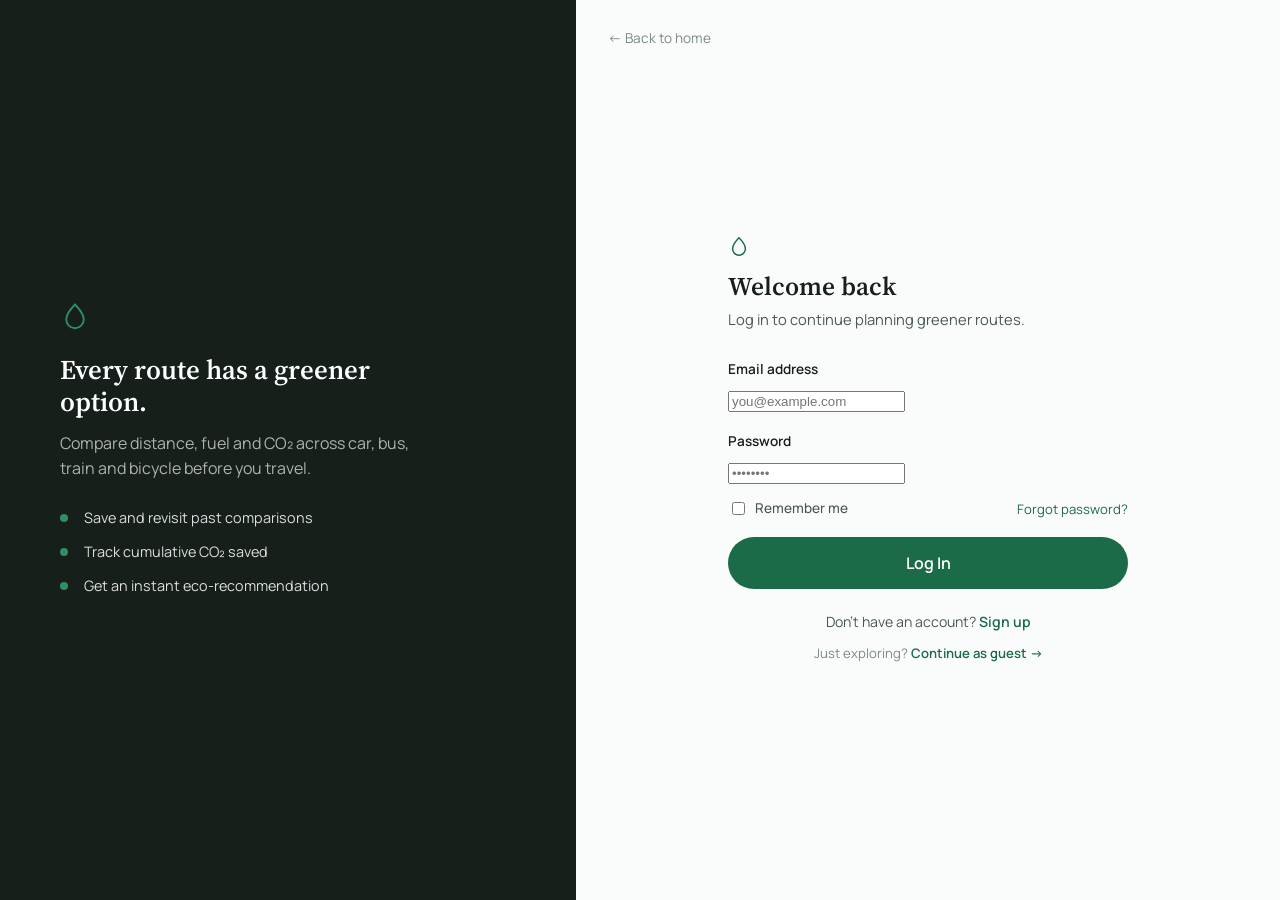
<file: login.html>
<!DOCTYPE html>
<html lang="en">
<head>
<meta charset="UTF-8">
<meta name="viewport" content="width=device-width, initial-scale=1.0">
<title>Log In — EcoRoute</title>
<link rel="preconnect" href="https://fonts.googleapis.com">
<link rel="preconnect" href="https://fonts.gstatic.com" crossorigin>
<link href="https://fonts.googleapis.com/css2?family=Manrope:wght@400;500;600;700;800&family=Source+Serif+4:opsz,wght@8..60,500;8..60,600&display=swap" rel="stylesheet">
<link rel="icon" type="image/svg+xml" href="assets/images/favicon.svg">
<link rel="stylesheet" href="style.css">
</head>
<body class="auth-body">

<div class="auth-shell">
  <div class="auth-visual" aria-hidden="true">
    <div class="auth-visual-inner">
      <span class="brand-mark auth-brand-mark">
        <svg viewBox="0 0 24 24" width="30" height="30" fill="none" stroke="currentColor" stroke-width="1.5"><path d="M12 2C8 6 5 10.5 5 14a7 7 0 0 0 14 0c0-3.5-3-8-7-12z"/></svg>
      </span>
      <h2>Every route has a greener option.</h2>
      <p>Compare distance, fuel and CO₂ across car, bus, train and bicycle before you travel.</p>
      <ul class="auth-visual-list">
        <li>Save and revisit past comparisons</li>
        <li>Track cumulative CO₂ saved</li>
        <li>Get an instant eco-recommendation</li>
      </ul>
    </div>
  </div>

  <div class="auth-panel">
    <a href="index.html" class="auth-back">← Back to home</a>

    <div class="auth-card">
      <div class="auth-header">
        <span class="brand-mark" aria-hidden="true">
          <svg viewBox="0 0 24 24" width="22" height="22" fill="none" stroke="currentColor" stroke-width="1.6"><path d="M12 2C8 6 5 10.5 5 14a7 7 0 0 0 14 0c0-3.5-3-8-7-12z"/></svg>
        </span>
        <h1>Welcome back</h1>
        <p>Log in to continue planning greener routes.</p>
      </div>

      <form id="loginForm" class="auth-form" novalidate>
        <div class="field">
          <label for="loginEmail">Email address</label>
          <input type="email" id="loginEmail" name="email" placeholder="you@example.com" required>
          <span class="field-error" data-error-for="loginEmail">Please enter a valid email address.</span>
        </div>
        <div class="field">
          <label for="loginPassword">Password</label>
          <input type="password" id="loginPassword" name="password" placeholder="••••••••" required minlength="6">
          <span class="field-error" data-error-for="loginPassword">Password must be at least 6 characters.</span>
        </div>

        <div class="auth-row">
          <label class="checkbox-pill checkbox-plain"><input type="checkbox" id="rememberMe"><span>Remember me</span></label>
          <a href="#" class="auth-link-sm">Forgot password?</a>
        </div>

        <button type="submit" class="btn btn-primary btn-block">Log In</button>
      </form>

      <p class="auth-footer-text">
        Don't have an account? <a href="signup.html" class="auth-link">Sign up</a>
      </p>
      <p class="auth-footer-text auth-footer-muted">
        Just exploring? <a href="dashboard.html" class="auth-link">Continue as guest →</a>
      </p>
    </div>
  </div>
</div>

<script src="auth.js"></script>
</body>
</html>
</file>
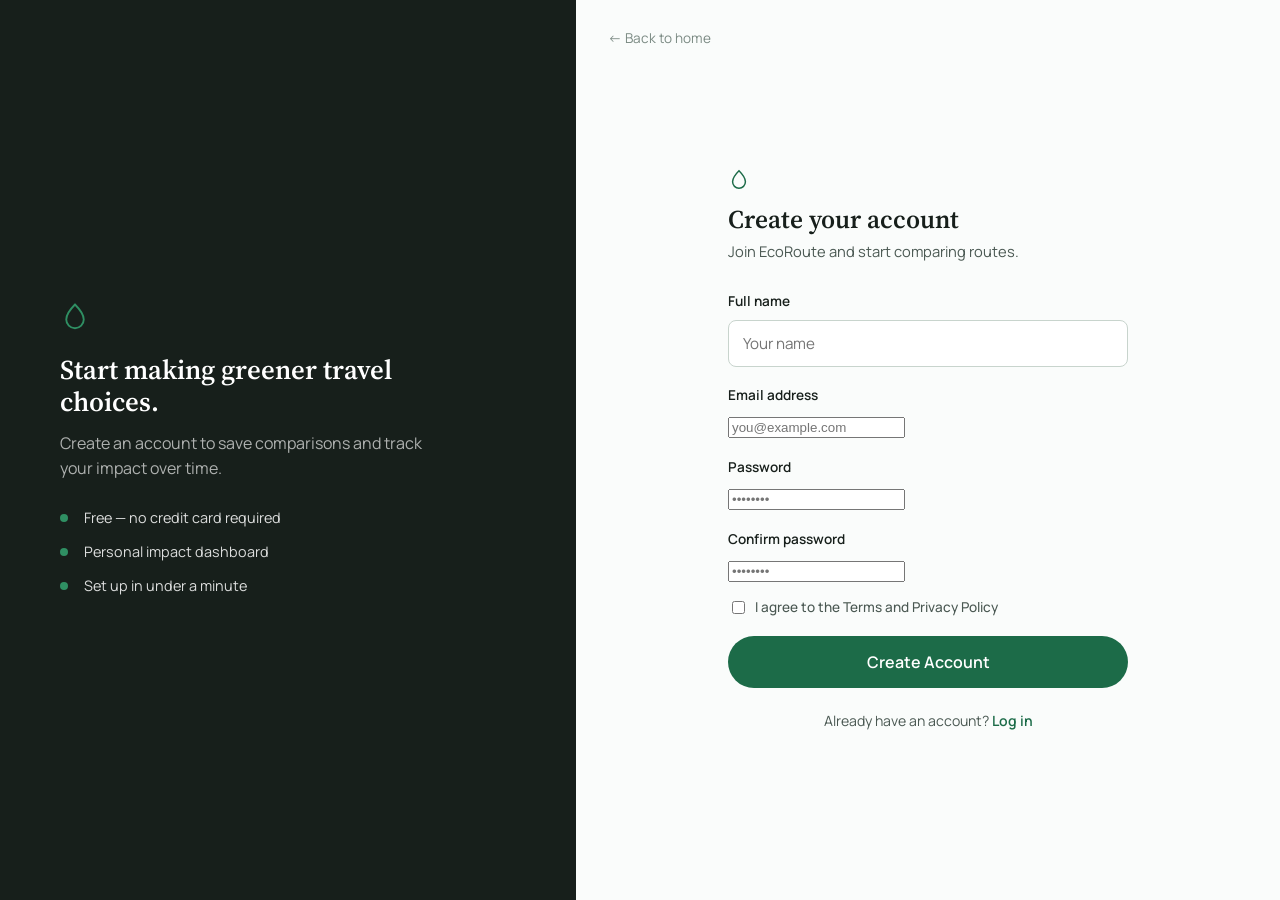
<file: signup.html>
<!DOCTYPE html>
<html lang="en">
<head>
<meta charset="UTF-8">
<meta name="viewport" content="width=device-width, initial-scale=1.0">
<title>Sign Up — EcoRoute</title>
<link rel="preconnect" href="https://fonts.googleapis.com">
<link rel="preconnect" href="https://fonts.gstatic.com" crossorigin>
<link href="https://fonts.googleapis.com/css2?family=Manrope:wght@400;500;600;700;800&family=Source+Serif+4:opsz,wght@8..60,500;8..60,600&display=swap" rel="stylesheet">
<link rel="icon" type="image/svg+xml" href="assets/images/favicon.svg">
<link rel="stylesheet" href="style.css">
</head>
<body class="auth-body">

<div class="auth-shell">
  <div class="auth-visual" aria-hidden="true">
    <div class="auth-visual-inner">
      <span class="brand-mark auth-brand-mark">
        <svg viewBox="0 0 24 24" width="30" height="30" fill="none" stroke="currentColor" stroke-width="1.5"><path d="M12 2C8 6 5 10.5 5 14a7 7 0 0 0 14 0c0-3.5-3-8-7-12z"/></svg>
      </span>
      <h2>Start making greener travel choices.</h2>
      <p>Create an account to save comparisons and track your impact over time.</p>
      <ul class="auth-visual-list">
        <li>Free — no credit card required</li>
        <li>Personal impact dashboard</li>
        <li>Set up in under a minute</li>
      </ul>
    </div>
  </div>

  <div class="auth-panel">
    <a href="index.html" class="auth-back">← Back to home</a>

    <div class="auth-card">
      <div class="auth-header">
        <span class="brand-mark" aria-hidden="true">
          <svg viewBox="0 0 24 24" width="22" height="22" fill="none" stroke="currentColor" stroke-width="1.6"><path d="M12 2C8 6 5 10.5 5 14a7 7 0 0 0 14 0c0-3.5-3-8-7-12z"/></svg>
        </span>
        <h1>Create your account</h1>
        <p>Join EcoRoute and start comparing routes.</p>
      </div>

      <form id="signupForm" class="auth-form" novalidate>
        <div class="field">
          <label for="signupName">Full name</label>
          <input type="text" id="signupName" name="name" placeholder="Your name" required>
          <span class="field-error" data-error-for="signupName">Please enter your name.</span>
        </div>
        <div class="field">
          <label for="signupEmail">Email address</label>
          <input type="email" id="signupEmail" name="email" placeholder="you@example.com" required>
          <span class="field-error" data-error-for="signupEmail">Please enter a valid email address.</span>
        </div>
        <div class="field">
          <label for="signupPassword">Password</label>
          <input type="password" id="signupPassword" name="password" placeholder="••••••••" required minlength="6">
          <span class="field-error" data-error-for="signupPassword">Password must be at least 6 characters.</span>
        </div>
        <div class="field">
          <label for="signupConfirm">Confirm password</label>
          <input type="password" id="signupConfirm" name="confirm" placeholder="••••••••" required minlength="6">
          <span class="field-error" data-error-for="signupConfirm">Passwords do not match.</span>
        </div>

        <label class="checkbox-pill checkbox-plain checkbox-terms">
          <input type="checkbox" id="agreeTerms" required>
          <span>I agree to the Terms and Privacy Policy</span>
        </label>
        <span class="field-error" data-error-for="agreeTerms">Please agree to continue.</span>

        <button type="submit" class="btn btn-primary btn-block">Create Account</button>
      </form>

      <p class="auth-footer-text">
        Already have an account? <a href="login.html" class="auth-link">Log in</a>
      </p>
    </div>
  </div>
</div>

<script src="auth.js"></script>
</body>
</html>
</file>
<file: style.css>
/* ==========================================================================
   EcoRoute — Design tokens
   ========================================================================== */
:root{
  /* color */
  --green-900:#0f4a31;
  --green-700:#1c6b48;
  --green-600:#237a53;
  --green-500:#2f8f63;
  --green-100:#e7f2ec;
  --green-50:#f3f9f6;

  --charcoal-900:#171f1b;
  --charcoal-800:#212b26;
  --charcoal-600:#4a5852;
  --charcoal-400:#7b8a83;

  --white:#ffffff;
  --surface:#fafcfb;
  --border:#e1e8e4;
  --border-strong:#c8d4cd;

  --danger:#b3402a;

  /* type */
  --font-body:"Manrope", -apple-system, BlinkMacSystemFont, "Segoe UI", sans-serif;
  --font-display:"Source Serif 4", Georgia, serif;

  /* layout */
  --max-w:1180px;
  --radius-sm:8px;
  --radius-md:14px;
  --radius-lg:22px;
  --shadow-sm:0 1px 2px rgba(23,31,27,0.06), 0 1px 1px rgba(23,31,27,0.04);
  --shadow-md:0 8px 24px rgba(23,31,27,0.08);
  --header-h:72px;
}

*, *::before, *::after{ box-sizing:border-box; }
html{ scroll-behavior:smooth; scroll-padding-top:calc(var(--header-h) + 12px); }

body{
  margin:0;
  font-family:var(--font-body);
  color:var(--charcoal-900);
  background:var(--white);
  line-height:1.55;
  -webkit-font-smoothing:antialiased;
}

img, svg{ display:block; max-width:100%; }

a{ color:inherit; text-decoration:none; }

h1,h2,h3{
  font-family:var(--font-display);
  color:var(--charcoal-900);
  line-height:1.15;
  margin:0 0 14px;
  font-weight:600;
}
h1{ font-size:clamp(2.1rem, 4vw, 3.1rem); }
h2{ font-size:clamp(1.6rem, 3vw, 2.2rem); }
h3{ font-size:1.15rem; }

p{ margin:0 0 0; color:var(--charcoal-600); }

:focus-visible{
  outline:2px solid var(--green-600);
  outline-offset:2px;
}

.eyebrow{
  font-size:0.78rem;
  font-weight:600;
  color:var(--green-700);
  letter-spacing:0.02em;
  margin:0 0 10px;
}
.eyebrow-on-dark{ color:var(--green-100); }

.section-inner{
  max-width:var(--max-w);
  margin:0 auto;
  padding:80px 32px;
}
.section-head{ max-width:640px; margin-bottom:44px; }
.section-sub{ font-size:1rem; margin-top:8px; }

/* ==========================================================================
   Buttons
   ========================================================================== */
.btn{
  display:inline-flex;
  align-items:center;
  justify-content:center;
  gap:8px;
  padding:13px 26px;
  border-radius:999px;
  font-family:var(--font-body);
  font-size:0.95rem;
  font-weight:600;
  border:1px solid transparent;
  cursor:pointer;
  transition:background 0.18s ease, border-color 0.18s ease, transform 0.12s ease;
}
.btn:active{ transform:translateY(1px); }
.btn-primary{
  background:var(--green-700);
  color:var(--white);
}
.btn-primary:hover{ background:var(--green-900); }
.btn-ghost{
  background:transparent;
  border-color:var(--border-strong);
  color:var(--charcoal-900);
}
.btn-ghost:hover{ border-color:var(--charcoal-600); }
.btn-sm{ padding:9px 18px; font-size:0.85rem; }
.btn-block{ width:100%; padding:14px 26px; font-size:1rem; }

/* ==========================================================================
   Header / Navigation
   ========================================================================== */
.site-header{
  position:sticky;
  top:0;
  z-index:100;
  background:rgba(255,255,255,0.92);
  backdrop-filter:blur(8px);
  border-bottom:1px solid var(--border);
  height:var(--header-h);
}
.nav-inner{
  max-width:var(--max-w);
  height:100%;
  margin:0 auto;
  padding:0 32px;
  display:flex;
  align-items:center;
  gap:28px;
}
.brand{
  display:flex;
  align-items:center;
  gap:9px;
  margin-right:auto;
}
.brand-mark{ color:var(--green-700); display:flex; }
.brand-name{
  font-family:var(--font-display);
  font-weight:600;
  font-size:1.2rem;
  color:var(--charcoal-900);
}
.primary-nav{ display:flex; align-items:center; gap:28px; }
.nav-link{
  font-size:0.92rem;
  font-weight:500;
  color:var(--charcoal-600);
  padding:6px 2px;
  border-bottom:2px solid transparent;
  transition:color 0.15s ease, border-color 0.15s ease;
}
.nav-link:hover{ color:var(--charcoal-900); }
.nav-link.active{
  color:var(--green-700);
  border-bottom-color:var(--green-700);
  font-weight:600;
}
.nav-cta{ white-space:nowrap; }

.nav-toggle{
  display:none;
  flex-direction:column;
  justify-content:center;
  gap:4px;
  width:36px;
  height:36px;
  border:none;
  background:transparent;
  cursor:pointer;
}
.nav-toggle span{
  height:2px;
  background:var(--charcoal-900);
  border-radius:2px;
}

/* ==========================================================================
   Hero
   ========================================================================== */
.hero{ background:var(--surface); border-bottom:1px solid var(--border); }
.hero-inner{
  max-width:var(--max-w);
  margin:0 auto;
  padding:88px 32px 96px;
  display:grid;
  grid-template-columns:1.15fr 0.85fr;
  gap:56px;
  align-items:center;
}
.hero-desc{ font-size:1.05rem; max-width:46ch; margin-top:18px; }
.hero-actions{ display:flex; gap:14px; margin-top:32px; flex-wrap:wrap; }
.hero-visual{
  background:var(--white);
  border:1px solid var(--border);
  border-radius:var(--radius-lg);
  padding:20px;
  box-shadow:var(--shadow-md);
}

/* ==========================================================================
   Route Planner
   ========================================================================== */
.planner-card{
  background:var(--white);
  border:1px solid var(--border);
  border-radius:var(--radius-lg);
  box-shadow:var(--shadow-sm);
  padding:36px;
}
.planner-form{ display:flex; flex-direction:column; gap:22px; }
.form-row{
  display:grid;
  grid-template-columns:1fr 1fr;
  gap:22px;
}
.field label{
  display:block;
  font-size:0.85rem;
  font-weight:600;
  color:var(--charcoal-900);
  margin-bottom:8px;
}
.field .optional{ font-weight:400; color:var(--charcoal-400); }
.field input[type="text"],
.field input[type="number"]{
  width:100%;
  padding:12px 14px;
  border:1px solid var(--border-strong);
  border-radius:var(--radius-sm);
  font-family:var(--font-body);
  font-size:0.95rem;
  color:var(--charcoal-900);
  background:var(--white);
  transition:border-color 0.15s ease, box-shadow 0.15s ease;
}
.field input:focus{
  border-color:var(--green-600);
  box-shadow:0 0 0 3px var(--green-100);
  outline:none;
}
.field input.invalid{ border-color:var(--danger); }
.field-error{
  display:none;
  font-size:0.78rem;
  color:var(--danger);
  margin-top:6px;
}
.field-error.show{ display:block; }

.checkbox-group{ display:flex; flex-wrap:wrap; gap:10px; }
.checkbox-pill{
  display:flex;
  align-items:center;
  gap:7px;
  border:1px solid var(--border-strong);
  border-radius:999px;
  padding:9px 16px;
  font-size:0.85rem;
  color:var(--charcoal-600);
  cursor:pointer;
  transition:border-color 0.15s ease, background 0.15s ease;
}
.checkbox-pill:has(input:checked){
  border-color:var(--green-600);
  background:var(--green-50);
  color:var(--green-900);
  font-weight:600;
}
.checkbox-pill input{ accent-color:var(--green-700); }

/* ==========================================================================
   Transport comparison cards
   ========================================================================== */
.comparison{ background:var(--white); }
.cards-grid{
  display:grid;
  grid-template-columns:repeat(4, 1fr);
  gap:20px;
}
.transport-card{
  background:var(--white);
  border:1px solid var(--border);
  border-radius:var(--radius-md);
  padding:24px;
  display:flex;
  flex-direction:column;
  gap:16px;
  box-shadow:var(--shadow-sm);
  transition:border-color 0.18s ease, transform 0.18s ease;
}
.transport-card:hover{ border-color:var(--green-500); transform:translateY(-2px); }
.card-top{ display:flex; align-items:center; gap:10px; }
.t-icon{
  width:40px; height:40px;
  border-radius:10px;
  background:var(--green-50);
  color:var(--green-700);
  display:flex; align-items:center; justify-content:center;
  flex-shrink:0;
}
.card-top h3{ margin:0; font-size:1.05rem; font-family:var(--font-body); font-weight:700; }
.t-stats{ list-style:none; margin:0; padding:0; display:flex; flex-direction:column; gap:9px; }
.t-stats li{
  display:flex;
  justify-content:space-between;
  align-items:baseline;
  font-size:0.85rem;
  color:var(--charcoal-400);
  border-bottom:1px dashed var(--border);
  padding-bottom:8px;
}
.t-stats li b{ color:var(--charcoal-900); font-weight:700; font-size:0.92rem; }
.t-note{ font-size:0.83rem; color:var(--charcoal-400); margin:0; }

/* ==========================================================================
   Dashboard
   ========================================================================== */
.dashboard{ background:var(--surface); border-top:1px solid var(--border); border-bottom:1px solid var(--border); }
.metric-grid{
  display:grid;
  grid-template-columns:repeat(3,1fr);
  gap:20px;
  margin-bottom:32px;
}
.metric-card{
  background:var(--white);
  border:1px solid var(--border);
  border-radius:var(--radius-md);
  padding:24px;
  display:flex;
  flex-direction:column;
  gap:8px;
}
.metric-label{ font-size:0.8rem; color:var(--charcoal-400); font-weight:600; }
.metric-value{ font-family:var(--font-display); font-size:1.7rem; color:var(--charcoal-900); }

.chart-card{
  background:var(--white);
  border:1px solid var(--border);
  border-radius:var(--radius-md);
  padding:28px 28px 8px;
}
.chart-card h3{ margin-bottom:20px; font-family:var(--font-body); font-size:1rem; }
.bar-row{
  display:grid;
  grid-template-columns:70px 1fr 80px;
  align-items:center;
  gap:14px;
  margin-bottom:18px;
}
.bar-label{ font-size:0.85rem; font-weight:600; color:var(--charcoal-600); }
.bar-track{
  height:12px;
  background:var(--green-50);
  border-radius:999px;
  overflow:hidden;
}
.bar-fill{
  height:100%;
  background:linear-gradient(90deg, var(--green-500), var(--green-700));
  border-radius:999px;
  transition:width 0.5s ease;
}
.bar-value{ font-size:0.85rem; color:var(--charcoal-600); text-align:right; }

/* ==========================================================================
   Eco recommendation
   ========================================================================== */
.recommendation{ background:var(--white); }
.recommend-card{
  background:var(--charcoal-900);
  color:var(--white);
  border-radius:var(--radius-lg);
  padding:40px;
}
.recommend-body{
  display:flex;
  align-items:center;
  gap:24px;
  margin-top:18px;
  flex-wrap:wrap;
}
.recommend-icon{
  width:56px; height:56px;
  border-radius:14px;
  background:rgba(255,255,255,0.08);
  color:var(--green-100);
  display:flex; align-items:center; justify-content:center;
  flex-shrink:0;
}
.recommend-text{ flex:1 1 260px; }
.recommend-text h3{ color:var(--white); font-family:var(--font-display); font-size:1.5rem; margin-bottom:6px; }
.recommend-text p{ color:rgba(255,255,255,0.72); margin:0; max-width:52ch; }
.recommend-metric{ text-align:right; }
.recommend-metric .metric-value{ color:var(--white); }
.recommend-metric .metric-label{ color:rgba(255,255,255,0.6); }
.impact-indicator{ margin-top:26px; }
.impact-track{
  height:8px;
  background:rgba(255,255,255,0.12);
  border-radius:999px;
  overflow:hidden;
  margin-bottom:10px;
}
.impact-fill{
  height:100%;
  background:var(--green-500);
  border-radius:999px;
}
.impact-indicator span{ font-size:0.83rem; color:rgba(255,255,255,0.6); }

/* ==========================================================================
   How it works
   ========================================================================== */
.how-it-works{ background:var(--surface); border-top:1px solid var(--border); border-bottom:1px solid var(--border); }
.steps-grid{
  display:grid;
  grid-template-columns:repeat(3,1fr);
  gap:28px;
}
.step{
  background:var(--white);
  border:1px solid var(--border);
  border-radius:var(--radius-md);
  padding:28px;
}
.step-num{
  font-family:var(--font-display);
  font-size:1.4rem;
  color:var(--green-600);
  display:block;
  margin-bottom:14px;
}
.step h3{ font-family:var(--font-body); font-size:1.05rem; margin-bottom:8px; }
.step p{ font-size:0.92rem; margin:0; }

/* ==========================================================================
   Environmental impact stats
   ========================================================================== */
.impact-stats{
  display:grid;
  grid-template-columns:repeat(3,1fr);
  gap:24px;
}
.impact-stat{
  text-align:center;
  padding:32px 20px;
  border:1px solid var(--border);
  border-radius:var(--radius-md);
}
.impact-figure{
  display:block;
  font-family:var(--font-display);
  font-size:2rem;
  color:var(--green-700);
  margin-bottom:6px;
}
.impact-caption{ font-size:0.85rem; color:var(--charcoal-400); }

/* ==========================================================================
   About
   ========================================================================== */
.about-inner{ max-width:820px; }
.about-text{ font-size:1.02rem; }

/* ==========================================================================
   Footer
   ========================================================================== */
.site-footer{ background:var(--charcoal-900); color:rgba(255,255,255,0.7); }
.footer-inner{
  max-width:var(--max-w);
  margin:0 auto;
  padding:56px 32px 32px;
}
.footer-brand{ display:flex; align-items:center; gap:8px; color:var(--white); margin-bottom:12px; }
.footer-brand .brand-mark{ color:var(--green-500); }
.footer-brand .brand-name{ color:var(--white); }
.footer-desc{ max-width:46ch; color:rgba(255,255,255,0.6); margin-bottom:24px; }
.footer-links{ display:flex; gap:22px; flex-wrap:wrap; margin-bottom:28px; }
.footer-links a{ font-size:0.88rem; color:rgba(255,255,255,0.75); }
.footer-links a:hover{ color:var(--white); }
.footer-meta{ font-size:0.8rem; color:rgba(255,255,255,0.5); margin-bottom:4px; }
.footer-copy{ font-size:0.78rem; color:rgba(255,255,255,0.4); }

/* ==========================================================================
   Landing page additions — nav auth, hero fineprint, preview strip
   ========================================================================== */
.nav-auth{ display:flex; align-items:center; gap:10px; }
.hero-fineprint{ font-size:0.82rem; color:var(--charcoal-400); margin-top:14px; }

.preview-strip{ background:var(--white); border-bottom:1px solid var(--border); }
.preview-inner{
  padding:52px 32px;
  display:grid;
  grid-template-columns:repeat(3,1fr);
  gap:28px;
}
.preview-item{ display:flex; gap:14px; align-items:flex-start; }
.preview-icon{
  width:40px; height:40px;
  border-radius:10px;
  background:var(--green-50);
  color:var(--green-700);
  display:flex; align-items:center; justify-content:center;
  flex-shrink:0;
}
.preview-item h3{ font-family:var(--font-body); font-size:0.98rem; margin-bottom:4px; }
.preview-item p{ font-size:0.85rem; margin:0; }

/* ==========================================================================
   Auth pages (login / signup)
   ========================================================================== */
.auth-body{ margin:0; background:var(--surface); }
.auth-shell{
  min-height:100vh;
  display:grid;
  grid-template-columns:0.9fr 1.1fr;
}
.auth-visual{
  background:var(--charcoal-900);
  color:var(--white);
  display:flex;
  align-items:center;
  padding:60px;
}
.auth-visual-inner{ max-width:380px; }
.auth-brand-mark{ color:var(--green-500); margin-bottom:22px; display:inline-flex; }
.auth-visual h2{
  color:var(--white);
  font-size:1.7rem;
  margin-bottom:14px;
}
.auth-visual p{ color:rgba(255,255,255,0.65); margin-bottom:26px; }
.auth-visual-list{
  list-style:none;
  margin:0; padding:0;
  display:flex; flex-direction:column; gap:12px;
}
.auth-visual-list li{
  font-size:0.9rem;
  color:rgba(255,255,255,0.85);
  padding-left:24px;
  position:relative;
}
.auth-visual-list li::before{
  content:"";
  position:absolute; left:0; top:7px;
  width:8px; height:8px;
  border-radius:50%;
  background:var(--green-500);
}

.auth-panel{
  display:flex;
  flex-direction:column;
  align-items:center;
  justify-content:center;
  padding:48px 32px;
  position:relative;
}
.auth-back{
  position:absolute;
  top:28px; left:32px;
  font-size:0.85rem;
  color:var(--charcoal-400);
}
.auth-back:hover{ color:var(--charcoal-900); }
.auth-card{ width:100%; max-width:400px; }
.auth-header{ margin-bottom:28px; }
.auth-header .brand-mark{ color:var(--green-700); margin-bottom:14px; display:inline-flex; }
.auth-header h1{ font-size:1.6rem; margin-bottom:6px; }
.auth-header p{ font-size:0.92rem; margin:0; }
.auth-form{ display:flex; flex-direction:column; gap:18px; }
.auth-row{ display:flex; align-items:center; justify-content:space-between; margin-top:-4px; }
.auth-link{ color:var(--green-700); font-weight:600; }
.auth-link:hover{ text-decoration:underline; }
.auth-link-sm{ font-size:0.82rem; color:var(--green-700); }
.auth-footer-text{ text-align:center; font-size:0.88rem; margin-top:22px; }
.auth-footer-muted{ color:var(--charcoal-400); font-size:0.82rem; margin-top:10px; }
.checkbox-plain{ border:none; padding:0; background:none !important; font-size:0.85rem; color:var(--charcoal-600) !important; font-weight:500 !important; }
.checkbox-terms{ margin-top:-4px; }

/* ==========================================================================
   Dashboard shell
   ========================================================================== */
.dashboard-body{ margin:0; background:var(--surface); }
.dashboard-shell{ display:flex; min-height:100vh; }

.dashboard-sidebar{
  width:240px;
  flex-shrink:0;
  background:var(--charcoal-900);
  color:rgba(255,255,255,0.85);
  display:flex;
  flex-direction:column;
  padding:22px 16px;
  position:sticky;
  top:0;
  height:100vh;
}
.sidebar-brand{ padding:8px 10px 26px; }
.sidebar-brand .brand-mark{ color:var(--green-500); }
.sidebar-brand .brand-name{ color:var(--white); }
.sidebar-nav{ display:flex; flex-direction:column; gap:4px; flex:1; }
.sidebar-link{
  display:flex;
  align-items:center;
  gap:12px;
  padding:11px 12px;
  border-radius:var(--radius-sm);
  font-family:var(--font-body);
  font-size:0.9rem;
  font-weight:500;
  color:rgba(255,255,255,0.68);
  background:transparent;
  border:none;
  cursor:pointer;
  text-align:left;
  width:100%;
  transition:background 0.15s ease, color 0.15s ease;
}
.sidebar-link:hover{ background:rgba(255,255,255,0.06); color:var(--white); }
.sidebar-link.active{ background:var(--green-700); color:var(--white); }
.sidebar-logout{ margin-top:auto; color:rgba(255,255,255,0.55); }
.sidebar-logout:hover{ background:rgba(255,255,255,0.06); color:var(--white); }

.dashboard-overlay{
  display:none;
  position:fixed; inset:0;
  background:rgba(15,20,17,0.4);
  z-index:40;
}

.dashboard-main{ flex:1; min-width:0; display:flex; flex-direction:column; }
.dashboard-topbar{
  height:72px;
  flex-shrink:0;
  background:var(--white);
  border-bottom:1px solid var(--border);
  display:flex;
  align-items:center;
  gap:16px;
  padding:0 32px;
}
.topbar-title{ font-family:var(--font-display); font-size:1.3rem; margin:0; flex:1; }
.user-chip{ display:flex; align-items:center; gap:10px; }
.user-avatar{
  width:36px; height:36px;
  border-radius:50%;
  background:var(--green-100);
  color:var(--green-800, var(--green-700));
  display:flex; align-items:center; justify-content:center;
  font-size:0.8rem; font-weight:700;
}
.user-name{ font-size:0.88rem; font-weight:600; color:var(--charcoal-900); }

.sidebar-toggle{
  display:none;
  flex-direction:column;
  justify-content:center;
  gap:4px;
  width:34px; height:34px;
  border:none;
  background:transparent;
  cursor:pointer;
}
.sidebar-toggle span{ height:2px; background:var(--charcoal-900); border-radius:2px; }

.dashboard-content{ padding:36px 32px 64px; max-width:1100px; }
.panel{ display:none; }
.panel.active{ display:block; }
.panel-lede{ font-size:1rem; margin-bottom:28px; }
.panel-footnote{ font-size:0.82rem; color:var(--charcoal-400); margin-top:18px; }

.overview-grid{
  display:grid;
  grid-template-columns:repeat(4,1fr);
  gap:18px;
  margin-bottom:32px;
}
.metric-hint{ font-size:0.76rem; color:var(--charcoal-400); }
.metric-grid-3{ margin-top:36px; margin-bottom:0; }

.overview-cta{
  background:var(--green-50);
  border:1px solid var(--green-100);
  border-radius:var(--radius-md);
  padding:26px 28px;
  display:flex;
  align-items:center;
  justify-content:space-between;
  gap:20px;
  flex-wrap:wrap;
}
.overview-cta h3{ font-family:var(--font-body); font-size:1.05rem; margin-bottom:4px; }
.overview-cta p{ margin:0; font-size:0.9rem; }

.results-heading{ font-size:1.3rem; margin:36px 0 20px; }

.empty-state{
  text-align:center;
  padding:64px 24px;
  border:1px dashed var(--border-strong);
  border-radius:var(--radius-md);
}
.empty-icon{
  width:60px; height:60px;
  border-radius:50%;
  background:var(--green-50);
  color:var(--green-600);
  display:flex; align-items:center; justify-content:center;
  margin:0 auto 18px;
}
.empty-state h3{ font-size:1.1rem; margin-bottom:6px; }
.empty-state p{ font-size:0.9rem; max-width:36ch; margin:0 auto 20px; }

/* ==========================================================================
   Responsive
   ========================================================================== */
@media (max-width: 960px){
  .hero-inner{ grid-template-columns:1fr; }
  .hero-visual{ order:-1; max-width:380px; margin:0 auto; }
  .cards-grid{ grid-template-columns:repeat(2,1fr); }
  .metric-grid, .steps-grid, .impact-stats, .overview-grid{ grid-template-columns:repeat(2,1fr); }
  .preview-inner{ grid-template-columns:1fr; }
  .auth-shell{ grid-template-columns:1fr; }
  .auth-visual{ display:none; }
}

@media (max-width: 860px){
  .dashboard-sidebar{
    position:fixed;
    left:0; top:0;
    transform:translateX(-100%);
    z-index:50;
    transition:transform 0.2s ease;
    box-shadow:var(--shadow-md);
  }
  .dashboard-sidebar.open{ transform:translateX(0); }
  .dashboard-overlay.open{ display:block; }
  .sidebar-toggle{ display:flex; }
  .dashboard-content{ padding:28px 20px 48px; }
  .dashboard-topbar{ padding:0 20px; }
  .user-name{ display:none; }
}

@media (max-width: 760px){
  .primary-nav{
    position:absolute;
    top:var(--header-h);
    left:0; right:0;
    background:var(--white);
    border-bottom:1px solid var(--border);
    flex-direction:column;
    align-items:flex-start;
    padding:18px 32px;
    gap:16px;
    display:none;
  }
  .primary-nav.open{ display:flex; }
  .nav-toggle{ display:flex; }
  .nav-cta{ display:none; }
  .form-row{ grid-template-columns:1fr; }
  .section-inner{ padding:60px 20px; }
  .hero-inner{ padding:56px 20px 64px; }
}

@media (max-width: 600px){
  .cards-grid{ grid-template-columns:1fr; }
  .metric-grid, .steps-grid, .impact-stats, .overview-grid{ grid-template-columns:1fr; }
  .bar-row{ grid-template-columns:56px 1fr 64px; gap:8px; }
  .recommend-body{ flex-direction:column; align-items:flex-start; }
  .recommend-metric{ text-align:left; }
  .overview-cta{ flex-direction:column; align-items:flex-start; }
}

@media (prefers-reduced-motion: reduce){
  html{ scroll-behavior:auto; }
  .btn, .transport-card, .bar-fill{ transition:none; }
}

/* ==========================================================================
   Layout fixes — results spacing, recommendation metric, about alignment
   ========================================================================== */
#resultsArea .chart-card,
#resultsArea .recommend-card{ margin-top:24px; }

.recommend-metric{ display:flex; flex-direction:column; align-items:flex-end; gap:2px; }

.about-inner{ max-width:var(--max-w); }
.about-inner .about-text{ max-width:70ch; }

@media (max-width: 600px){
  .recommend-metric{ align-items:flex-start; }
}
</file>
